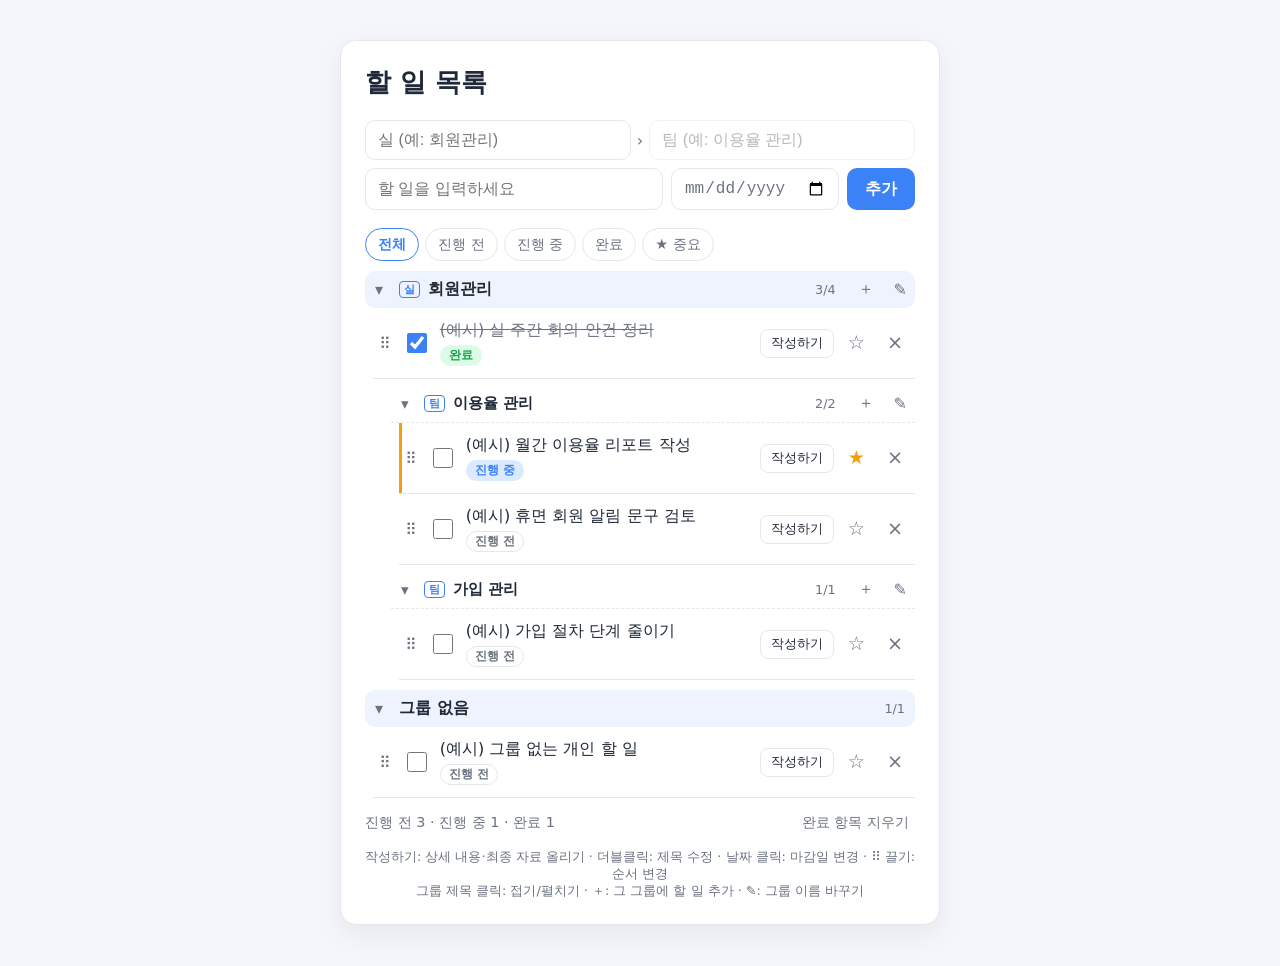
<file: index.html>
<!doctype html>
<html lang="ko">
<head>
  <meta charset="utf-8">
  <meta name="viewport" content="width=device-width, initial-scale=1">
  <title>할 일 목록</title>
  <link rel="stylesheet" href="style.css">
</head>
<body>
  <main class="app">
    <h1>할 일 목록</h1>

    <form id="todo-form" class="todo-form">
      <div class="group-inputs">
        <input id="dept-input" type="text" list="dept-options" placeholder="실 (예: 회원관리)" autocomplete="off" maxlength="40" title="상위 그룹 (선택)">
        <span class="sep" aria-hidden="true">›</span>
        <input id="team-input" type="text" list="team-options" placeholder="팀 (예: 이용율 관리)" autocomplete="off" maxlength="40" title="하위 그룹 (선택, 실을 먼저 입력)" disabled>
      </div>
      <datalist id="dept-options"></datalist>
      <datalist id="team-options"></datalist>
      <input id="todo-input" type="text" placeholder="할 일을 입력하세요" autocomplete="off" maxlength="200" required>
      <input id="due-input" type="date" title="마감일 (선택)">
      <button type="submit">추가</button>
    </form>

    <div class="filters" role="tablist">
      <button type="button" data-filter="all" class="active">전체</button>
      <button type="button" data-filter="todo">진행 전</button>
      <button type="button" data-filter="doing">진행 중</button>
      <button type="button" data-filter="done">완료</button>
      <button type="button" data-filter="important">★ 중요</button>
    </div>

    <div id="todo-list" class="todo-list"></div>
    <p id="empty" class="empty">할 일이 없어요. 위에서 추가해 보세요!</p>

    <footer class="footer">
      <span id="count"></span>
      <button type="button" id="clear-done">완료 항목 지우기</button>
    </footer>

    <p class="hint">작성하기: 상세 내용·최종 자료 올리기 · 더블클릭: 제목 수정 · 날짜 클릭: 마감일 변경 · ⠿ 끌기: 순서 변경<br>그룹 제목 클릭: 접기/펼치기 · ＋: 그 그룹에 할 일 추가 · ✎: 그룹 이름 바꾸기</p>
  </main>

  <dialog id="detail" class="detail" aria-labelledby="detail-title">
    <div class="detail-inner">
      <header class="detail-head">
        <div class="detail-heading">
          <p id="detail-path" class="detail-path"></p>
          <h2 id="detail-title"></h2>
        </div>
        <button type="button" id="detail-close" class="detail-close" title="닫기">×</button>
      </header>

      <div class="detail-state">
        <span id="detail-status" class="status"></span>
        <label class="detail-done"><input type="checkbox" id="detail-done"> 완료로 표시</label>
      </div>

      <section class="detail-section">
        <label for="detail-notes" class="section-label">상세 내용</label>
        <textarea id="detail-notes" rows="8" placeholder="진행 상황, 메모, 참고 링크 등을 자유롭게 적어 보세요."></textarea>
        <p id="detail-saved" class="detail-saved"></p>
      </section>

      <section class="detail-section">
        <span class="section-label">최종 자료</span>
        <ul id="detail-files" class="detail-files"></ul>
        <label class="upload-button">
          파일 올리기
          <input type="file" id="detail-file-input" multiple>
        </label>
        <p id="detail-file-error" class="detail-error" role="alert"></p>
      </section>
    </div>
  </dialog>

  <script src="app.js"></script>
</body>
</html>
</file>
<file: style.css>
:root {
  --bg: #f4f6fb;
  --card: #ffffff;
  --text: #1f2937;
  --muted: #6b7280;
  --border: #e5e7eb;
  --primary: #3b82f6;
  --primary-text: #ffffff;
  --danger: #ef4444;
  --warn: #d97706;
  --star: #f59e0b;
  --group-bg: #eef3fd;
  --ok: #16a34a;
  --doing-bg: #dbeafe;
  --ok-bg: #dcfce7;
}

@media (prefers-color-scheme: dark) {
  :root {
    --bg: #0f172a;
    --card: #1e293b;
    --text: #e5e7eb;
    --muted: #94a3b8;
    --border: #334155;
    --primary: #60a5fa;
    --primary-text: #0f172a;
    --danger: #f87171;
    --warn: #fbbf24;
    --star: #fbbf24;
    --group-bg: #243349;
    --ok: #4ade80;
    --doing-bg: #1e3a5f;
    --ok-bg: #14532d;
  }
}

* { box-sizing: border-box; }

body {
  margin: 0;
  min-height: 100vh;
  background: var(--bg);
  color: var(--text);
  font-family: system-ui, -apple-system, "Apple SD Gothic Neo", "Malgun Gothic", sans-serif;
  padding: 40px 16px;
}

.app {
  max-width: 600px;
  margin: 0 auto;
  background: var(--card);
  border: 1px solid var(--border);
  border-radius: 16px;
  padding: 24px;
  box-shadow: 0 10px 30px rgba(0, 0, 0, 0.06);
}

h1 { margin: 0 0 20px; font-size: 1.6rem; }

.todo-form { display: flex; gap: 8px; }

.todo-form input,
.todo-list .edit {
  flex: 1;
  min-width: 0;
  padding: 10px 12px;
  font-size: 1rem;
  color: var(--text);
  background: transparent;
  border: 1px solid var(--border);
  border-radius: 10px;
  outline: none;
}

.todo-form input:focus,
.todo-list .edit:focus { border-color: var(--primary); }

button {
  font: inherit;
  cursor: pointer;
  border: none;
  background: none;
  color: inherit;
}

.todo-form button {
  padding: 10px 18px;
  border-radius: 10px;
  background: var(--primary);
  color: var(--primary-text);
  font-weight: 600;
}

.filters { display: flex; flex-wrap: wrap; gap: 6px; margin: 18px 0 8px; }

.filters button {
  padding: 6px 12px;
  border-radius: 999px;
  border: 1px solid var(--border);
  color: var(--muted);
  font-size: 0.9rem;
}

.filters button.active {
  border-color: var(--primary);
  color: var(--primary);
  font-weight: 600;
}

.todo-list { list-style: none; margin: 0; padding: 0; }

.todo-list li {
  display: flex;
  align-items: center;
  gap: 10px;
  padding: 12px 4px;
  border-bottom: 1px solid var(--border);
}

.todo-list input[type="checkbox"] {
  width: 20px;
  height: 20px;
  accent-color: var(--primary);
  flex-shrink: 0;
}

.todo-list .text {
  flex: 1;
  min-width: 0;
  word-break: keep-all;
  overflow-wrap: anywhere;
  cursor: text;
}

.todo-list li.done .text {
  text-decoration: line-through;
  color: var(--muted);
}

.todo-list .delete {
  color: var(--muted);
  font-size: 1.2rem;
  line-height: 1;
  padding: 4px 8px;
  border-radius: 6px;
}

.todo-list .delete:hover { color: var(--danger); }

.empty { text-align: center; color: var(--muted); padding: 24px 0; margin: 0; }

.footer {
  display: flex;
  justify-content: space-between;
  align-items: center;
  margin-top: 14px;
  color: var(--muted);
  font-size: 0.9rem;
}

.footer button:hover { color: var(--danger); }

.hint { margin: 16px 0 0; font-size: 0.8rem; color: var(--muted); text-align: center; }

/* 마감일 입력 */
.todo-form { flex-wrap: wrap; }

.todo-form input[type="date"] {
  flex: 0 0 auto;
  color: var(--muted);
}

/* 드래그 손잡이 */
.todo-list .handle {
  color: var(--muted);
  cursor: grab;
  padding: 4px 2px;
  touch-action: none;
  user-select: none;
  flex-shrink: 0;
}

.todo-list li.dragging {
  opacity: 0.5;
  background: var(--bg);
}

body.is-dragging, body.is-dragging * { cursor: grabbing !important; user-select: none; }

/* 중요 표시 */
.todo-list .star {
  font-size: 1.2rem;
  line-height: 1;
  color: var(--muted);
  padding: 4px;
  flex-shrink: 0;
}

.todo-list li.important .star { color: var(--star); }
.todo-list li.important { box-shadow: inset 3px 0 0 var(--star); }

/* 마감일 배지 */
.todo-list .due {
  font-size: 0.8rem;
  padding: 3px 8px;
  border-radius: 999px;
  border: 1px solid var(--border);
  color: var(--muted);
  white-space: nowrap;
  flex-shrink: 0;
}

.todo-list .due.empty-due { opacity: 0; }
.todo-list li:hover .due.empty-due,
.todo-list .due.empty-due:focus { opacity: 1; }
.todo-list .due.today { border-color: var(--warn); color: var(--warn); font-weight: 600; }
.todo-list .due.overdue { border-color: var(--danger); color: var(--danger); font-weight: 600; }
.todo-list li.done .due { color: var(--muted); border-color: var(--border); font-weight: normal; }

.todo-list .due-edit {
  font-size: 0.8rem;
  padding: 2px 4px;
  color: var(--text);
  background: transparent;
  border: 1px solid var(--primary);
  border-radius: 6px;
}

@media (hover: none) {
  .todo-list .due.empty-due { opacity: 1; }
}

/* 좁은 화면(휴대폰)에서는 입력칸을 한 줄 전체로 */
@media (max-width: 480px) {
  body { padding: 16px; }
  .app { padding: 18px 14px; }
  #todo-input { flex-basis: 100%; }
  .todo-form input[type="date"] { flex: 1; }
  .todo-list li { gap: 6px; }
}

/* 실 › 팀 입력칸 */
.group-inputs {
  display: flex;
  align-items: center;
  gap: 6px;
  flex-basis: 100%;
  min-width: 0;
}

.group-inputs .sep { color: var(--muted); }
.todo-form input:disabled { opacity: 0.5; }

/* 그룹(실/팀) */
.todo-list ul { list-style: none; margin: 0; padding: 0; }

.group { margin-top: 10px; }
.group.lv2 { margin-left: 18px; margin-top: 6px; }

.group-head {
  display: flex;
  align-items: center;
  gap: 4px;
  border-radius: 10px;
}

.group.lv1 > .group-head { background: var(--group-bg); }
.group.lv2 > .group-head { border-bottom: 1px dashed var(--border); border-radius: 0; }

.group-toggle {
  flex: 1;
  min-width: 0;
  display: flex;
  align-items: center;
  gap: 8px;
  padding: 8px 10px;
  text-align: left;
}

.group.lv1 .group-toggle { font-weight: 700; }
.group.lv2 .group-toggle { font-weight: 600; font-size: 0.95rem; }

.group-toggle .caret {
  display: inline-block;
  width: 1em;
  color: var(--muted);
  transition: transform 0.15s;
}

.group.collapsed > .group-head .caret { transform: rotate(-90deg); }
.group.collapsed > .group-body { display: none; }

.group-toggle .name { word-break: keep-all; overflow-wrap: anywhere; }

.group-toggle .tag {
  font-size: 0.7rem;
  font-weight: 600;
  color: var(--primary);
  border: 1px solid var(--primary);
  border-radius: 4px;
  padding: 0 4px;
  flex-shrink: 0;
}

.group-toggle .group-count {
  margin-left: auto;
  font-size: 0.8rem;
  font-weight: normal;
  color: var(--muted);
  white-space: nowrap;
}

.group-action {
  color: var(--muted);
  padding: 6px 8px;
  border-radius: 6px;
  flex-shrink: 0;
}

.group-action:hover { color: var(--primary); }

.group-head .rename-input {
  flex: 1;
  min-width: 0;
  margin: 4px 6px;
  padding: 6px 8px;
  font: inherit;
  color: var(--text);
  background: var(--card);
  border: 1px solid var(--primary);
  border-radius: 8px;
}

.group-body { padding-left: 8px; }

@media (prefers-reduced-motion: reduce) {
  .group-toggle .caret { transition: none; }
}

/* 할 일 본문 (제목 + 상태/마감일/파일 줄) */
.todo-list .item-body {
  flex: 1;
  min-width: 0;
  display: flex;
  flex-direction: column;
  gap: 4px;
}

.todo-list .meta {
  display: flex;
  flex-wrap: wrap;
  align-items: center;
  gap: 6px;
}

.todo-list .meta .due { padding: 1px 8px; font-size: 0.75rem; }
.todo-list .clip { font-size: 0.75rem; color: var(--muted); }

/* 진행 상태 배지 */
.status {
  display: inline-block;
  font-size: 0.75rem;
  font-weight: 600;
  padding: 1px 8px;
  border-radius: 999px;
  white-space: nowrap;
}

.status.todo { color: var(--muted); border: 1px solid var(--border); }
.status.doing { color: var(--primary); background: var(--doing-bg); border: 1px solid transparent; }
.status.done { color: var(--ok); background: var(--ok-bg); border: 1px solid transparent; }

/* 작성하기 버튼 */
.todo-list .write {
  font-size: 0.8rem;
  padding: 5px 10px;
  border: 1px solid var(--border);
  border-radius: 8px;
  color: var(--text);
  white-space: nowrap;
  flex-shrink: 0;
}

.todo-list .write:hover { border-color: var(--primary); color: var(--primary); }

/* 작성하기 창 */
.detail {
  width: min(560px, calc(100% - 32px));
  max-height: calc(100% - 48px);
  padding: 0;
  border: 1px solid var(--border);
  border-radius: 16px;
  background: var(--card);
  color: var(--text);
  box-shadow: 0 20px 60px rgba(0, 0, 0, 0.25);
}

.detail::backdrop { background: rgba(15, 23, 42, 0.45); }

.detail-inner { display: flex; flex-direction: column; gap: 18px; padding: 22px; }

.detail-head { display: flex; align-items: flex-start; gap: 12px; }
.detail-heading { flex: 1; min-width: 0; }
.detail-path { margin: 0 0 4px; font-size: 0.8rem; color: var(--muted); }
.detail-head h2 {
  margin: 0;
  font-size: 1.2rem;
  word-break: keep-all;
  overflow-wrap: anywhere;
  text-wrap: balance;
}

.detail-close {
  font-size: 1.5rem;
  line-height: 1;
  color: var(--muted);
  padding: 2px 8px;
  border-radius: 8px;
}

.detail-close:hover { color: var(--text); }

.detail-state { display: flex; align-items: center; justify-content: space-between; gap: 12px; }
.detail-state .status { font-size: 0.85rem; padding: 3px 12px; }
.detail-done { display: flex; align-items: center; gap: 6px; font-size: 0.9rem; cursor: pointer; }
.detail-done input { width: 18px; height: 18px; accent-color: var(--ok); }

.detail-section { display: flex; flex-direction: column; gap: 8px; }

.section-label {
  font-size: 0.8rem;
  font-weight: 700;
  color: var(--muted);
  letter-spacing: 0.04em;
}

.detail textarea {
  width: 100%;
  resize: vertical;
  min-height: 140px;
  padding: 12px;
  font: inherit;
  line-height: 1.6;
  color: var(--text);
  background: transparent;
  border: 1px solid var(--border);
  border-radius: 10px;
  outline: none;
}

.detail textarea:focus { border-color: var(--primary); }

.detail-saved { margin: 0; font-size: 0.75rem; color: var(--muted); }

.detail-files { list-style: none; margin: 0; padding: 0; display: flex; flex-direction: column; gap: 6px; }

.detail-files li {
  display: flex;
  align-items: center;
  gap: 8px;
  padding: 8px 10px;
  border: 1px solid var(--border);
  border-radius: 10px;
}

.detail-files li.no-files { color: var(--muted); font-size: 0.85rem; border-style: dashed; }

.file-name {
  flex: 1;
  min-width: 0;
  text-align: left;
  color: var(--primary);
  overflow-wrap: anywhere;
}

.file-name:hover { text-decoration: underline; }
.file-info { font-size: 0.75rem; color: var(--muted); white-space: nowrap; }
.file-delete { color: var(--muted); font-size: 1.1rem; padding: 0 6px; }
.file-delete:hover { color: var(--danger); }

.upload-button {
  align-self: flex-start;
  padding: 8px 16px;
  border-radius: 10px;
  background: var(--primary);
  color: var(--primary-text);
  font-weight: 600;
  font-size: 0.9rem;
  cursor: pointer;
}

.upload-button input { position: absolute; width: 1px; height: 1px; opacity: 0; }
.upload-button:focus-within { outline: 2px solid var(--primary); outline-offset: 2px; }

.detail-error { margin: 0; font-size: 0.8rem; color: var(--danger); }
.detail-error:empty { display: none; }

button:focus-visible { outline: 2px solid var(--primary); outline-offset: 2px; }

@media (max-width: 480px) {
  .detail { width: 100%; max-width: 100%; max-height: 100%; height: 100%; border-radius: 0; margin: 0; }
  .detail-inner { padding: 18px 16px; }
  .file-info { display: none; }
  .todo-list .write { padding: 5px 8px; }
}
</file>
